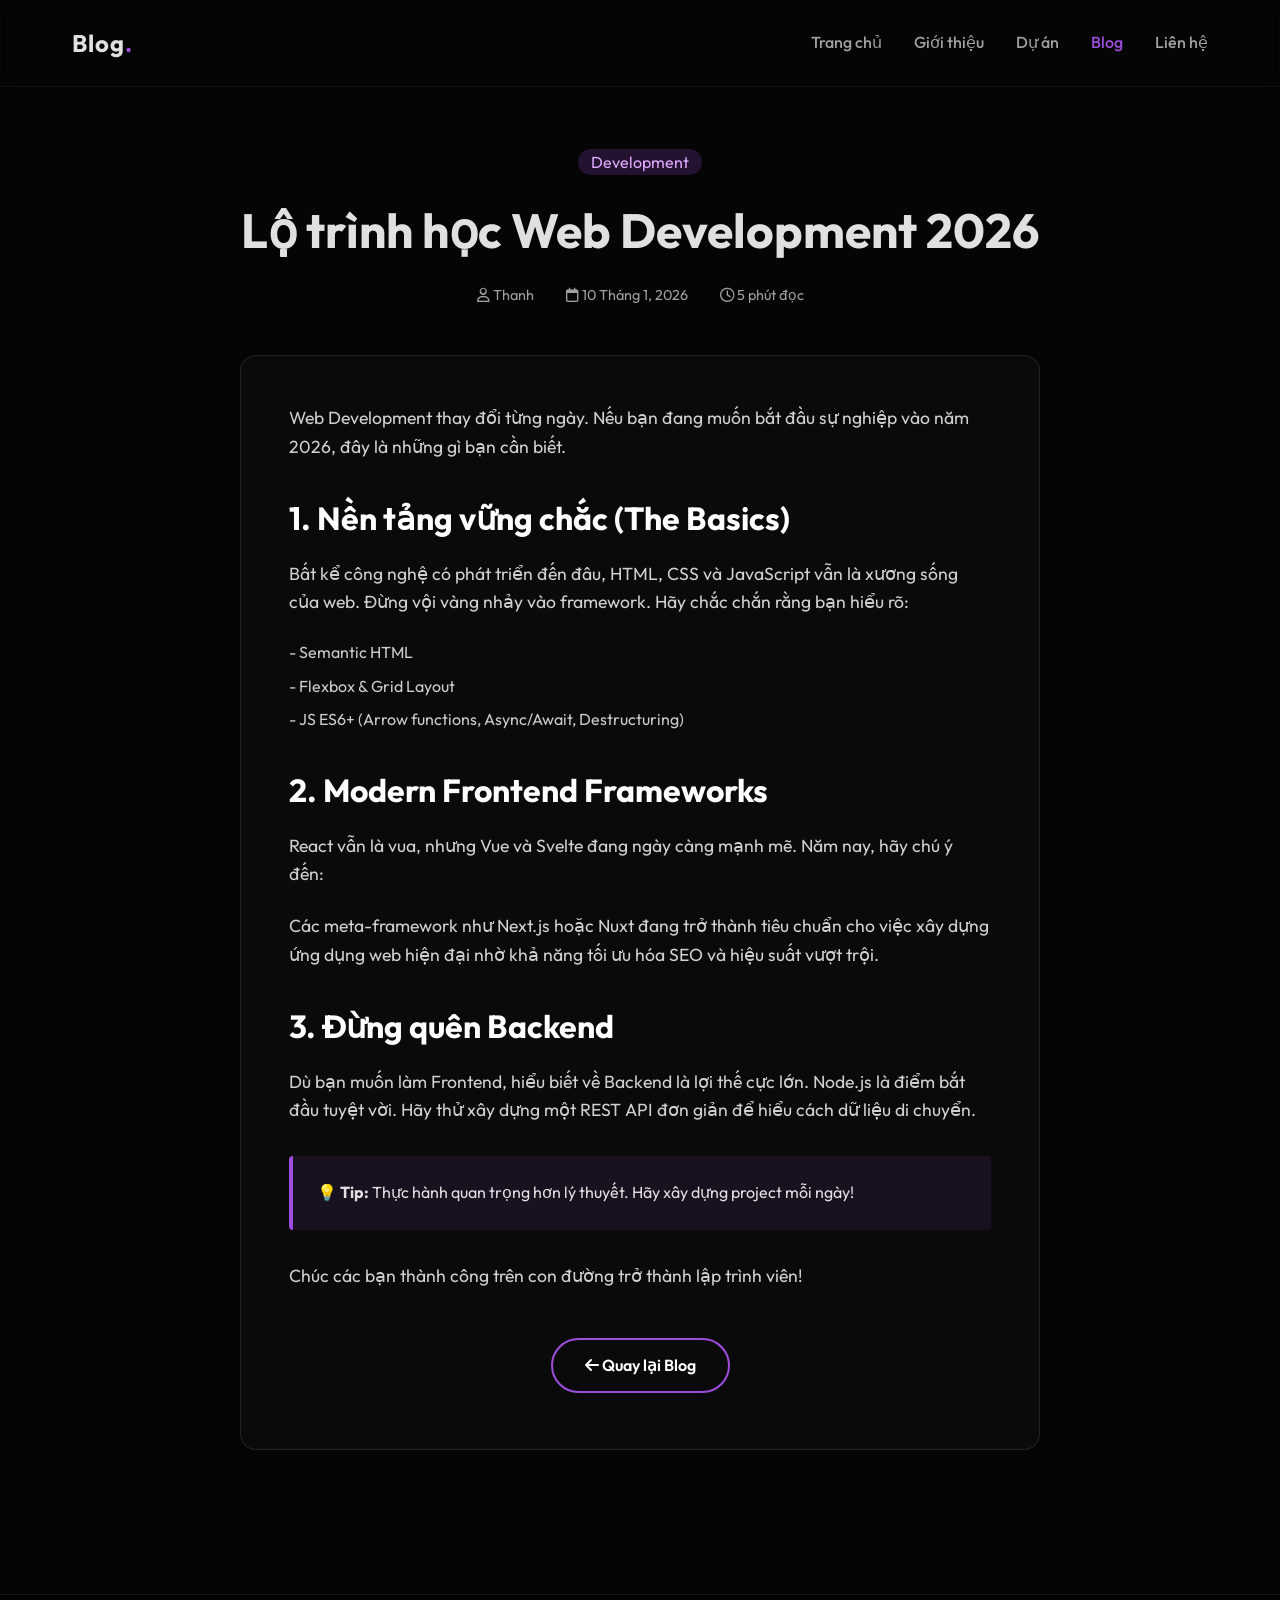
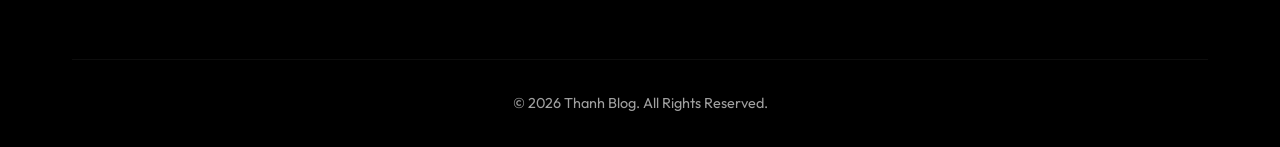
<file: article.html>
<!DOCTYPE html>
<html lang="vi">

<head>
    <meta charset="UTF-8">
    <meta name="viewport" content="width=device-width, initial-scale=1.0">
    <title>Lộ trình học Web Development 2026 • Thanh</title>
    <link rel="stylesheet" href="css/style.css">
    <link rel="stylesheet" href="https://cdnjs.cloudflare.com/ajax/libs/font-awesome/6.4.0/css/all.min.css">
    <link rel="icon" type="image/svg+xml" href="data:image/svg+xml,<svg xmlns='http://www.w3.org/2000/svg' viewBox='0 0 100 100'><rect width='100' height='100' rx='20' fill='%239D4EDD'/><text x='50%' y='50%' font-family='sans-serif' font-size='60' fill='white' font-weight='bold' text-anchor='middle' dominant-baseline='central'>B</text></svg>">
    <style>
        .article-header {
            padding-top: 150px;
            padding-bottom: 3rem;
            text-align: center;
        }

        .article-content {
            max-width: 800px;
            margin: 0 auto;
            background: var(--card-bg);
            padding: 3rem;
            border-radius: 16px;
            border: 1px solid var(--border-color);
        }

        .article-content h2 {
            font-size: 2rem;
            margin-top: 2rem;
            margin-bottom: 1rem;
            color: white;
        }

        .article-content p {
            margin-bottom: 1.5rem;
            font-size: 1.1rem;
            color: #d0d0d0;
        }

        .article-meta {
            display: flex;
            justify-content: center;
            gap: 2rem;
            color: var(--text-muted);
            margin-top: 1rem;
            font-size: 0.9rem;
        }

        .article-tag {
            background: rgba(157, 78, 221, 0.2);
            color: #E0AAFF;
            padding: 0.2rem 0.8rem;
            border-radius: 20px;
        }

        @media(max-width: 768px) {
            .article-content {
                padding: 1.5rem;
            }
        }
    </style>
</head>

<body>

    <nav class="navbar">
        <div class="container nav-container">
            <a href="index.html" class="logo">Blog<span style="color:var(--primary-color)">.</span></a>
            <div class="menu-toggle"><i class="fas fa-bars"></i></div>
            <ul class="nav-links">
                <li><a href="index.html">Trang chủ</a></li>
                <li><a href="index.html#about">Giới thiệu</a></li>
                <li><a href="index.html#projects">Dự án</a></li>
                <li><a href="blog.html" class="active">Blog</a></li>
                <li><a href="index.html#contact">Liên hệ</a></li>
            </ul>
        </div>
    </nav>

    <header class="article-header container fade-in">
        <span class="article-tag">Development</span>
        <h1 style="font-size: 3rem; margin: 1rem 0;">Lộ trình học Web Development 2026</h1>
        <div class="article-meta">
            <span><i class="far fa-user"></i> Thanh</span>
            <span><i class="far fa-calendar"></i> 10 Tháng 1, 2026</span>
            <span><i class="far fa-clock"></i> 5 phút đọc</span>
        </div>
    </header>

    <section class="container fade-in" style="padding-bottom: 5rem;">
        <div class="article-content">
            <p>Web Development thay đổi từng ngày. Nếu bạn đang muốn bắt đầu sự nghiệp vào năm 2026, đây là những gì bạn
                cần biết.</p>

            <h2>1. Nền tảng vững chắc (The Basics)</h2>
            <p>Bất kể công nghệ có phát triển đến đâu, HTML, CSS và JavaScript vẫn là xương sống của web. Đừng vội vàng
                nhảy vào framework. Hãy chắc chắn rằng bạn hiểu rõ:</p>
            <ul>
                <li style="margin-bottom: 0.5rem; color: #ccc;">- Semantic HTML</li>
                <li style="margin-bottom: 0.5rem; color: #ccc;">- Flexbox & Grid Layout</li>
                <li style="margin-bottom: 0.5rem; color: #ccc;">- JS ES6+ (Arrow functions, Async/Await, Destructuring)
                </li>
            </ul>

            <h2>2. Modern Frontend Frameworks</h2>
            <p>React vẫn là vua, nhưng Vue và Svelte đang ngày càng mạnh mẽ. Năm nay, hãy chú ý đến:</p>
            <p>Các meta-framework như Next.js hoặc Nuxt đang trở thành tiêu chuẩn cho việc xây dựng ứng dụng web hiện
                đại nhờ khả năng tối ưu hóa SEO và hiệu suất vượt trội.</p>

            <h2>3. Đừng quên Backend</h2>
            <p>Dù bạn muốn làm Frontend, hiểu biết về Backend là lợi thế cực lớn. Node.js là điểm bắt đầu tuyệt vời. Hãy
                thử xây dựng một REST API đơn giản để hiểu cách dữ liệu di chuyển.</p>

            <div
                style="background: rgba(157, 78, 221, 0.1); padding: 1.5rem; border-left: 4px solid var(--primary-color); border-radius: 4px; margin: 2rem 0;">
                <strong>💡 Tip:</strong> Thực hành quan trọng hơn lý thuyết. Hãy xây dựng project mỗi ngày!
            </div>

            <p>Chúc các bạn thành công trên con đường trở thành lập trình viên!</p>

            <div style="margin-top: 3rem; text-align: center;">
                <a href="blog.html" class="btn btn-outline"><i class="fas fa-arrow-left"></i> Quay lại Blog</a>
            </div>
        </div>
    </section>

    <footer>
        <div class="container">
            <div class="copyright">
                &copy; 2026 Thanh Blog. All Rights Reserved.
            </div>
        </div>
    </footer>

    <button id="backToTop" class="back-to-top" title="Lên đầu trang"><i class="fas fa-arrow-up"></i></button>

    <script src="js/main.js"></script>
</body>

</html>
</file>
<file: css/style.css>
@import url('https://fonts.googleapis.com/css2?family=Outfit:wght@300;400;500;600;700&display=swap');

:root {
    --bg-color: #050505;
    --card-bg: #0a0a0a;
    --card-hover: #121212;
    --primary-color: #9D4EDD;
    --secondary-color: #5A189A;
    --accent-glow: rgba(157, 78, 221, 0.4);
    --text-main: #E0E0E0;
    --text-muted: #A0A0A0;
    --border-color: rgba(255, 255, 255, 0.1);
    --font-main: 'Outfit', sans-serif;
    --transition: all 0.3s ease;
}

* {
    margin: 0;
    padding: 0;
    box-sizing: border-box;
    scroll-behavior: smooth;
}

body {
    background-color: var(--bg-color);
    color: var(--text-main);
    font-family: var(--font-main);
    line-height: 1.6;
    overflow-x: hidden;
}

a {
    text-decoration: none;
    color: inherit;
    transition: var(--transition);
}

ul {
    list-style: none;
}

/* Utilities */
.container {
    max-width: 1200px;
    margin: 0 auto;
    padding: 0 2rem;
}

.section-padding {
    padding: 5rem 0;
}

.text-gradient {
    background: linear-gradient(to right, var(--primary-color), #E0AAFF);
    -webkit-background-clip: text;
    background-clip: text;
    -webkit-text-fill-color: transparent;
}

.btn {
    display: inline-block;
    padding: 0.8rem 2rem;
    background: linear-gradient(135deg, var(--secondary-color), var(--primary-color));
    color: white;
    border-radius: 50px;
    font-weight: 600;
    position: relative;
    overflow: hidden;
    z-index: 1;
    border: none;
    cursor: pointer;
    box-shadow: 0 4px 15px var(--accent-glow);
}

.btn::before {
    content: '';
    position: absolute;
    top: 0;
    left: 0;
    width: 100%;
    height: 100%;
    background: linear-gradient(135deg, var(--primary-color), var(--secondary-color));
    z-index: -1;
    transition: opacity 0.3s ease;
    opacity: 0;
}

.btn:hover::before {
    opacity: 1;
}

.btn:hover {
    transform: translateY(-2px);
    box-shadow: 0 6px 20px var(--accent-glow);
}

.btn-outline {
    background: transparent;
    border: 2px solid var(--primary-color);
    box-shadow: none;
}

.btn-outline:hover {
    background: var(--primary-color);
    box-shadow: 0 4px 15px var(--accent-glow);
}

/* Navbar */
.navbar {
    position: fixed;
    top: 0;
    left: 0;
    width: 100%;
    padding: 1.5rem 0;
    background: rgba(5, 5, 5, 0.8);
    backdrop-filter: blur(10px);
    z-index: 1000;
    border-bottom: 1px solid rgba(255,255,255,0.05);
}

.nav-container {
    display: flex;
    justify-content: space-between;
    align-items: center;
}

.logo {
    font-size: 1.5rem;
    font-weight: 700;
    letter-spacing: 1px;
}

.nav-links {
    display: flex;
    gap: 2rem;
}

.nav-links a {
    font-weight: 500;
    color: var(--text-muted);
}

.nav-links a:hover, .nav-links a.active {
    color: var(--primary-color);
}

.menu-toggle {
    display: none;
    font-size: 1.5rem;
    cursor: pointer;
}

/* Hero Section */
.hero {
    height: 100vh;
    display: flex;
    align-items: center;
    position: relative;
    overflow: hidden;
}

.hero::before {
    content: '';
    position: absolute;
    width: 600px;
    height: 600px;
    background: radial-gradient(circle, var(--secondary-color) 0%, transparent 70%);
    top: -100px;
    right: -100px;
    opacity: 0.2;
    filter: blur(80px);
    z-index: -1;
}

.hero-content {
    max-width: 600px;
}

.hero h1 {
    font-size: 4rem;
    line-height: 1.1;
    margin-bottom: 1.5rem;
}

.hero p {
    font-size: 1.2rem;
    color: var(--text-muted);
    margin-bottom: 2rem;
}

.hero-buttons {
    display: flex;
    gap: 1rem;
}

/* Section Headers */
.section-header {
    text-align: center;
    margin-bottom: 4rem;
}

.section-header h2 {
    font-size: 2.5rem;
    margin-bottom: 1rem;
}

.section-header p {
    color: var(--text-muted);
    max-width: 600px;
    margin: 0 auto;
}

/* Cards (Blog & Features) */
.grid-3 {
    display: grid;
    grid-template-columns: repeat(auto-fit, minmax(300px, 1fr));
    gap: 2rem;
}

.card {
    background: var(--card-bg);
    border: 1px solid var(--border-color);
    border-radius: 16px;
    padding: 2rem;
    transition: var(--transition);
    position: relative;
    overflow: hidden;
    display: flex;
    flex-direction: column;
}

.card:hover {
    transform: translateY(-10px) scale(1.01);
    border-color: var(--primary-color);
    box-shadow: 0 10px 30px -10px var(--accent-glow);
}

.card-image {
    width: 100%;
    height: 200px;
    background-color: #1a1a1a;
    border-radius: 8px;
    margin-bottom: 1.5rem;
    object-fit: cover;
}

.card-date {
    font-size: 0.85rem;
    color: var(--primary-color);
    margin-bottom: 0.5rem;
    font-weight: 600;
}

.card h3 {
    font-size: 1.5rem;
    margin-bottom: 1rem;
}

.card p {
    color: var(--text-muted);
    margin-bottom: 1.5rem;
    flex-grow: 1;
}

.read-more {
    color: var(--primary-color);
    font-weight: 600;
    display: flex;
    align-items: center;
    gap: 0.5rem;
}

.read-more:hover {
    gap: 0.8rem;
}

/* Footer */
footer {
    background: #000;
    padding: 4rem 0 2rem;
    margin-top: 4rem;
    border-top: 1px solid var(--border-color);
}

.footer-content {
    display: grid;
    grid-template-columns: repeat(auto-fit, minmax(200px, 1fr));
    gap: 2rem;
    margin-bottom: 3rem;
}

.footer-col h4 {
    margin-bottom: 1.5rem;
    font-size: 1.2rem;
}

.footer-col a {
    display: block;
    color: var(--text-muted);
    margin-bottom: 0.8rem;
}

.footer-col a:hover {
    color: var(--primary-color);
}

.copyright {
    text-align: center;
    padding-top: 2rem;
    border-top: 1px solid rgba(255,255,255,0.05);
    color: var(--text-muted);
    font-size: 0.9rem;
}

/* Mobile Responsive */
@media (max-width: 768px) {
    .hero h1 {
        font-size: 3rem;
    }
    
    .menu-toggle {
        display: block;
    }
    
    .nav-links {
        position: fixed;
        top: 70px;
        right: -100%;
        width: 100%;
        height: calc(100vh - 70px);
        background: var(--bg-color);
        flex-direction: column;
        align-items: center;
        justify-content: center;
        transition: 0.4s ease;
    }
    
    .nav-links.active {
        right: 0;
    }
}

/* Animations */
.fade-in {
    opacity: 0;
    transform: translateY(30px);
    transition: all 0.6s ease;
}

.fade-in.visible {
    opacity: 1;
    transform: translateY(0);
}

/* Animations & Effects Improvements */
@keyframes float {
    0% { transform: translateY(0px); }
    50% { transform: translateY(-10px); }
    100% { transform: translateY(0px); }
}

.hero-content {
    animation: float 6s ease-in-out infinite;
}

/* Back to Top Button */
.back-to-top {
    position: fixed;
    bottom: 30px;
    right: 30px;
    width: 50px;
    height: 50px;
    background: linear-gradient(135deg, var(--primary-color), var(--secondary-color));
    color: white;
    border: none;
    border-radius: 50%;
    font-size: 1.2rem;
    cursor: pointer;
    box-shadow: 0 4px 15px var(--accent-glow);
    opacity: 0;
    visibility: hidden;
    transform: translateY(20px);
    transition: all 0.3s ease;
    z-index: 999;
}

.back-to-top.show {
    opacity: 1;
    visibility: visible;
    transform: translateY(0);
}

.back-to-top:hover {
    transform: translateY(-5px);
    box-shadow: 0 6px 20px var(--accent-glow);
    background: linear-gradient(135deg, var(--secondary-color), var(--primary-color));
}
</file>
